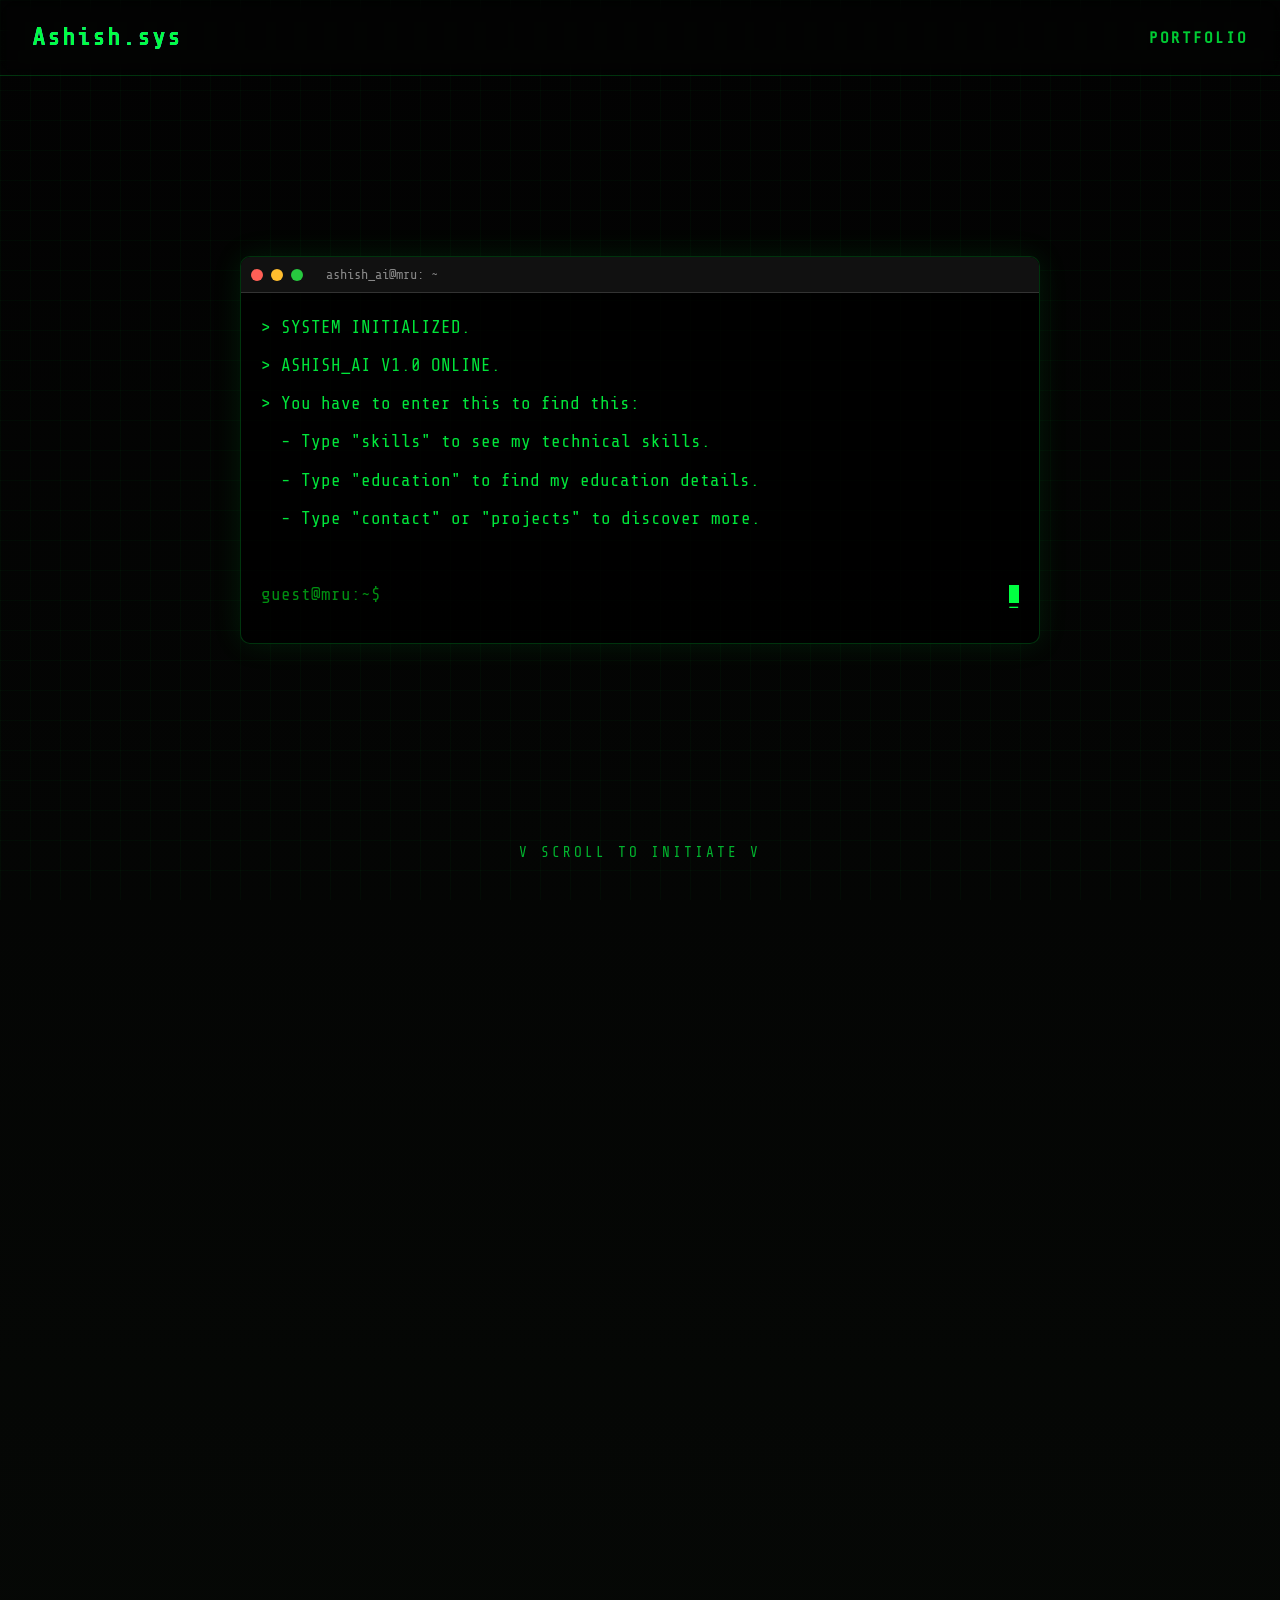
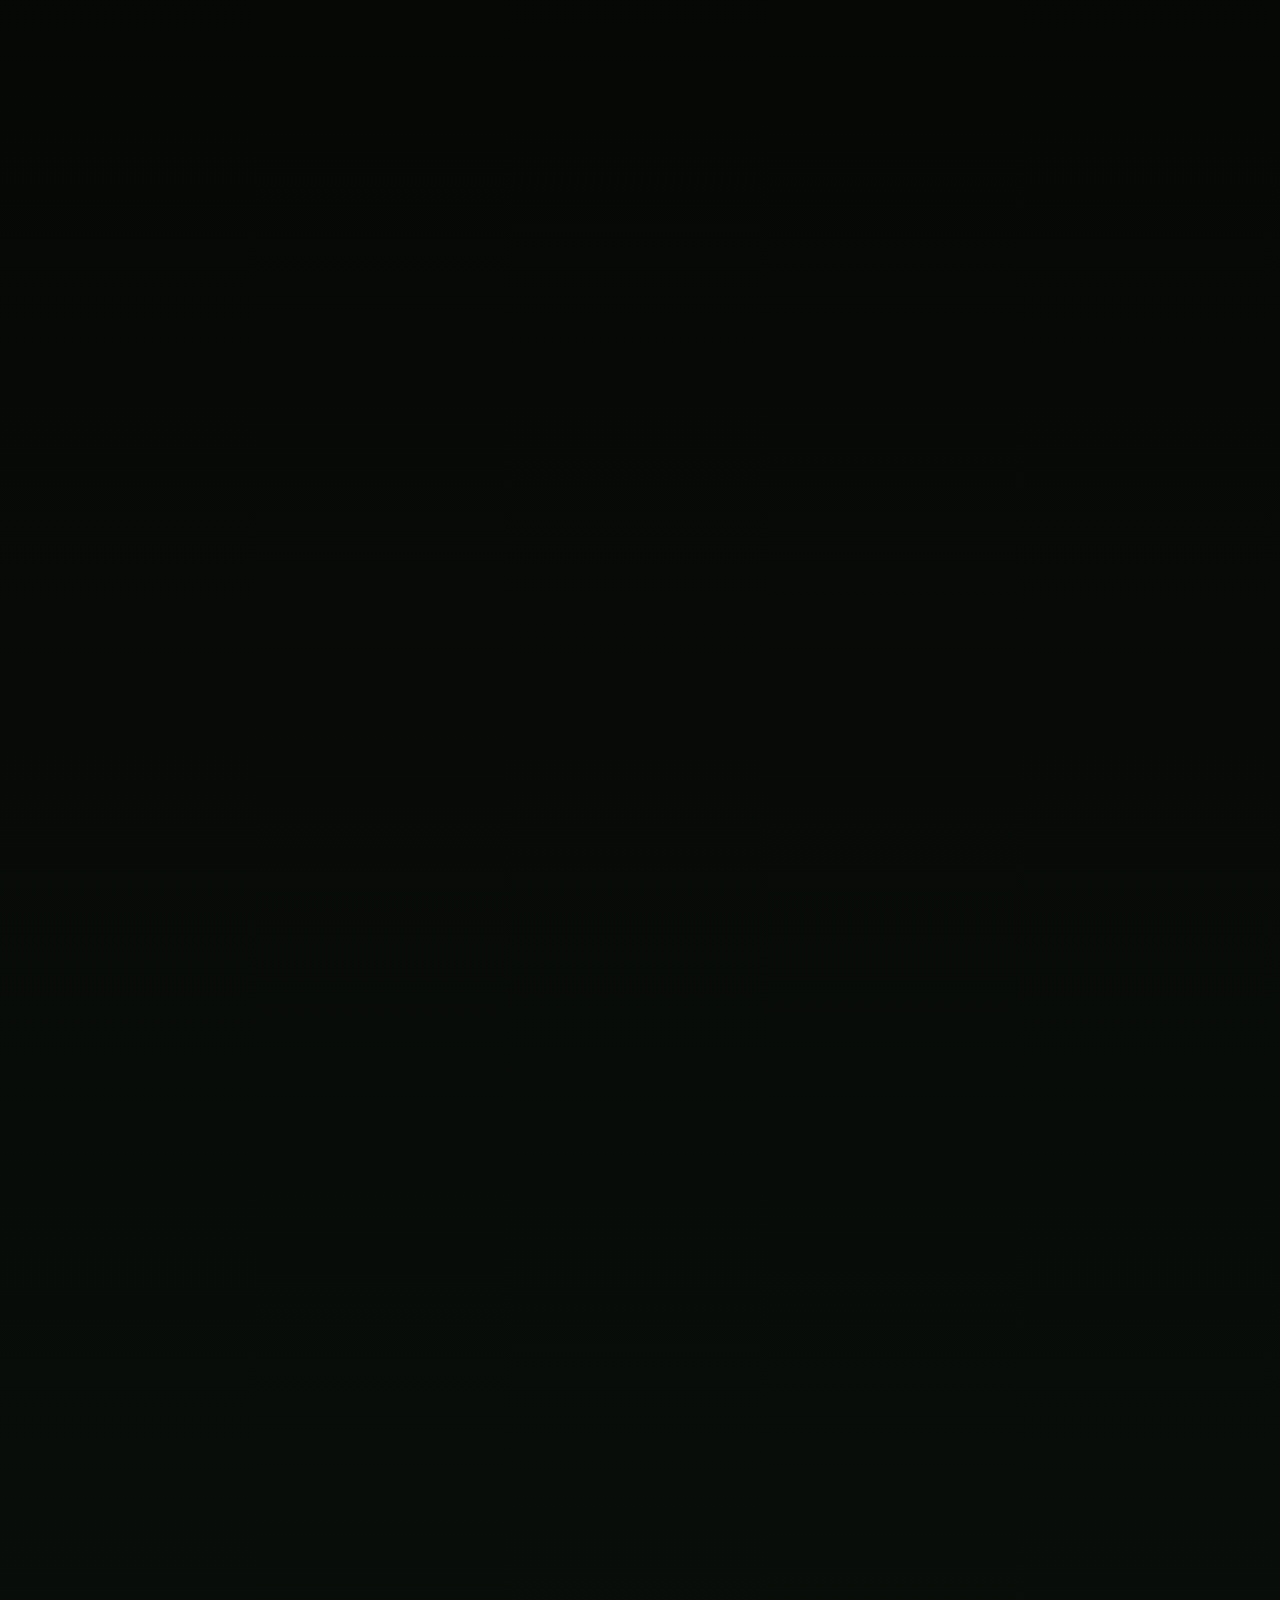
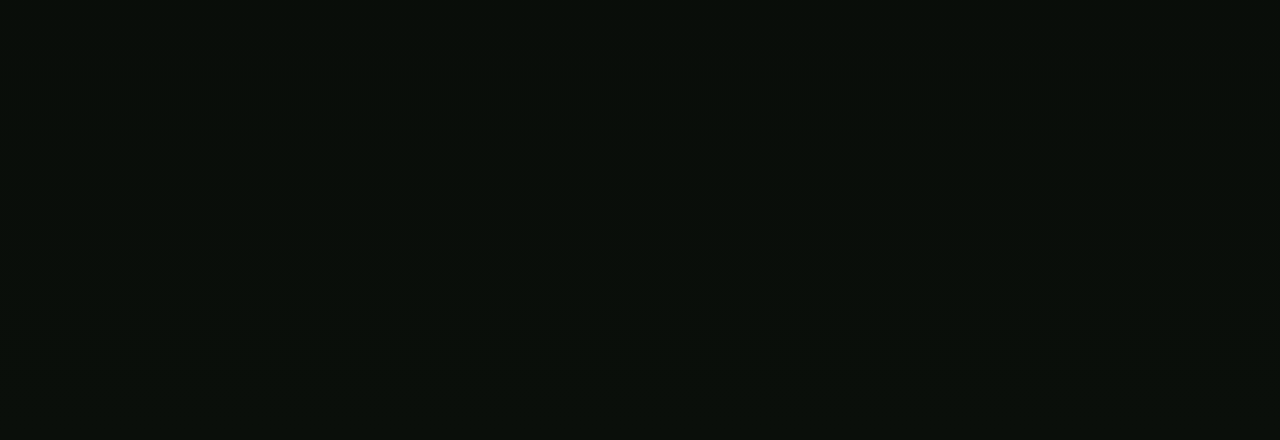
<file: index.html>
<!DOCTYPE html>
<html lang="en">
<head>
  <meta charset="UTF-8">
  <meta name="viewport" content="width=device-width, initial-scale=1.0">
  <title>Ashish | Dynamic Portfolio</title>
  <link rel="preconnect" href="https://fonts.googleapis.com">
  <link rel="preconnect" href="https://fonts.gstatic.com" crossorigin>
  <link href="https://fonts.googleapis.com/css2?family=Share+Tech+Mono&family=Inter:wght@300;400;600;800&display=swap" rel="stylesheet">
  <link rel="stylesheet" href="style.css">
</head>
<body class="theme-hacker">
  <!-- Dynamic Background Matrix / Glow -->
  <div class="bg-layer"></div>

  <!-- Topbar -->
  <nav class="topbar">
    <div class="brand glitch" data-text="Ashish.sys">Ashish.sys</div>
    <div class="portfolio-text" style="font-weight: 800; letter-spacing: 2px; opacity: 0.8;">PORTFOLIO</div>
  </nav>

  <!-- Hero Section: Interactive AI Terminal -->
  <header class="hero" id="hero">
    <div class="terminal-window">
      <div class="terminal-header">
        <span class="btn close"></span>
        <span class="btn min"></span>
        <span class="btn max"></span>
        <span class="title">ashish_ai@mru: ~</span>
      </div>
      <div class="terminal-body" id="chat-body" onclick="document.getElementById('chat-input').focus()">
        <p class="output">> SYSTEM INITIALIZED.</p>
        <p class="output">> ASHISH_AI V1.0 ONLINE.</p>
        <p class="output">> You have to enter this to find this:</p>
        <p class="output" style="margin-left: 20px;">- Type "skills" to see my technical skills.</p>
        <p class="output" style="margin-left: 20px;">- Type "education" to find my education details.</p>
        <p class="output" style="margin-left: 20px;">- Type "contact" or "projects" to discover more.</p>
        <br>
        <div id="chat-history"></div>
        <div class="cmd-input-line">
            <span class="prompt">guest@mru:~$</span>
            <input type="text" id="chat-input" autocomplete="off" spellcheck="false" autofocus>
            <span class="cursor">_</span>
        </div>
      </div>
    </div>
    <div class="scroll-down-hint">
        <span>V SCROLL TO INITIATE V</span>
    </div>
  </header>

  <!-- The Trigger Point for Theme Change -->
  <div id="pro-trigger"></div>

  <!-- Professional Section (Transitions in smoothly) -->
  <main class="pro-content">
    
    <!-- Profile Intro -->
    <section class="pro-section" id="profile-intro" style="text-align: center; margin-bottom: 6rem;">
        <div class="profile-photo-wrapper">
            <img src="WhatsApp Image 2026-04-21 at 9.37.35 AM.jpeg" alt="Ashish" class="aurora-photo">
            <div class="aurora-glow"></div>
        </div>
        <h1 class="pro-name">Hello, I'm Ashish</h1>
        <p class="pro-bio">A dedicated Semester 2 developer exploring the frontiers of programming, Linux environments, and intelligent systems.</p>
    </section>

    <!-- Education & Goals -->
    <section class="pro-section" id="about">
      <div class="section-title-wrap">
        <h2 class="pro-title">Executive Summary</h2>
      </div>
      <div class="pro-cards-grid">
        <div class="pro-card glass">
          <div class="card-icon">🎓</div>
          <h3>Education</h3>
          <p><strong>Manav Rachna University</strong></p>
          <p>BTech CSE AIML - Semester 2</p>
          <p class="card-detail">Building a strong technical foundation through rigorous academic study and practical implementation.</p>
        </div>
        <div class="pro-card glass">
          <div class="card-icon">🎯</div>
          <h3>Strategic Goals</h3>
          <p>To master advanced programming logic, architect robust software systems, and evolve into a top-tier software developer.</p>
        </div>
      </div>
    </section>

    <!-- 3D Floating Skills -->
    <section class="pro-section" id="skills">
      <div class="section-title-wrap">
        <h2 class="pro-title">Technical Arsenal</h2>
      </div>
      <div class="skills-3d-arena">
        <div class="skill-orb" style="--delay: 0s;">
          <div class="orb-inner">C</div>
        </div>
        <div class="skill-orb" style="--delay: 0.5s;">
          <div class="orb-inner">Python</div>
        </div>
        <div class="skill-orb" style="--delay: 1s;">
          <div class="orb-inner">DSA</div>
        </div>
        <div class="skill-orb" style="--delay: 1.5s;">
          <div class="orb-inner">Linux</div>
        </div>
        <div class="skill-orb" style="--delay: 2s;">
          <div class="orb-inner">Terminal</div>
        </div>
      </div>
    </section>

    <!-- Featured Project -->
    <section class="pro-section" id="projects">
      <div class="section-title-wrap">
        <h2 class="pro-title">Featured Engineering</h2>
      </div>
      <div class="project-showcase glass">
        <div class="project-info">
          <h3>FitGuard AI Coach</h3>
          <div class="tech-stack">
            <span class="tech-badge">MediaPipe</span>
            <span class="tech-badge">Computer Vision</span>
            <span class="tech-badge">JavaScript</span>
          </div>
          <p>A sophisticated interactive web application leveraging real-time Pose Detection to analyze biomechanical movement during exercises.</p>
          <a href="index_ai.html" target="_blank" class="pro-btn">Launch Application <span class="arrow">→</span></a>
        </div>
        <div class="project-visual">
          <div class="abstract-box">
             <div class="scanner-line"></div>
             <span>AI VISION ACTIVE</span>
          </div>
        </div>
      </div>
    </section>

    <!-- Professional Contact -->
    <section class="pro-section" id="contact">
      <div class="section-title-wrap">
        <h2 class="pro-title">Connect</h2>
      </div>
      <div class="contact-links">
        <a href="mailto:ashish_25@mru.ac.in" class="contact-pill glass">Email Me</a>
        <a href="tel:7739010133" class="contact-pill glass">7739010133</a>
        <a href="https://github.com/Anonym-Hack/My_portfolio" target="_blank" class="contact-pill glass">GitHub</a>
        <a href="https://www.linkedin.com/in/ashish-rajput-3097063ba/" target="_blank" class="contact-pill glass">LinkedIn</a>
      </div>
      
      <!-- External Profile Redirect Button -->
      <div style="text-align: center; margin-top: 5rem;">
        <p style="color: var(--text-dim); margin-bottom: 1rem;">Want to see my full detailed skills & background?</p>
        <a href="skills.html" class="pro-btn" style="display: inline-flex; justify-content: center; width: auto; max-width: 350px; margin: 0 auto; background: linear-gradient(to right, #3b82f6, #ec4899); box-shadow: 0 10px 30px rgba(236, 72, 153, 0.4);">
            View My External Profile 
            <span style="margin-left: 10px;">🔗</span>
        </a>
      </div>
    </section>

  </main>

  <footer class="pro-footer">
    <p>© 2026 Ashish | Engineered with precision.</p>
  </footer>

  <script>
    // --- Scroll Intersection Observer for Theme Toggling ---
    const trigger = document.getElementById('pro-trigger');
    const brand = document.querySelector('.brand');

    const observer = new IntersectionObserver((entries) => {
      entries.forEach(entry => {
        if (entry.boundingClientRect.top < window.innerHeight * 0.5) {
          document.body.className = 'theme-pro';
          brand.innerText = 'Ashish.';
          brand.classList.remove('glitch');
        } else {
          document.body.className = 'theme-hacker';
          brand.innerText = 'Ashish.sys';
          brand.classList.add('glitch');
        }
      });
    }, { threshold: [0, 0.5, 1], rootMargin: "0px" });

    observer.observe(trigger);

    // --- Interactive Terminal Chat Engine ---
    const chatInput = document.getElementById('chat-input');
    const chatHistory = document.getElementById('chat-history');
    const chatBody = document.getElementById('chat-body');

    // Simulated AI responses with fuzzy keywords
    const botResponses = [
      { keywords: ['skill'], reply: "My technical arsenal includes C, Python, DSA, and Linux. <br><br><a href='skills.html' style='color:#0ea5e9; text-decoration:underline;'>[View Full Skills Page]</a>" },
      { keywords: ['edu'], reply: "I am currently studying BTech CSE AIML at Manav Rachna University (Semester 2). <br><br><a href='education.html' style='color:#0ea5e9; text-decoration:underline;'>[View Education Details]</a>" },
      { keywords: ['proj'], reply: "My featured project is FitGuard AI Coach - an interactive web app using MediaPipe. <br><br><a href='projects.html' style='color:#0ea5e9; text-decoration:underline;'>[View All Projects]</a>" },
      { keywords: ['contact', 'reach', 'email'], reply: "You can email me at ashish_25@mru.ac.in, call 7739010133, or check my GitHub/LinkedIn." },
      { keywords: ['goal'], reply: "My goal is to master advanced programming logic and evolve into a top-tier software developer." },
      { keywords: ['who'], reply: "I am Ashish's simulated AI assistant. I can provide details regarding his skills, education, projects, and contact info." }
    ];

    chatInput.addEventListener('keypress', function(e) {
      if (e.key === 'Enter' && this.value.trim() !== '') {
        const userText = this.value.trim();
        this.value = '';
        
        // Print user message
        const userMsg = document.createElement('p');
        userMsg.className = 'cmd';
        userMsg.innerHTML = `<span class="prompt">guest@mru:~$</span> ${userText}`;
        chatHistory.appendChild(userMsg);

        // Determine AI response
        let reply = "I didn't quite catch that. Try asking about 'skills', 'education', 'contact', 'goals', or 'projects'.";
        const lowerText = userText.toLowerCase();
        
        for (const item of botResponses) {
          if (item.keywords.some(kw => lowerText.includes(kw))) {
            reply = item.reply;
            break;
          }
        }

        // Print AI response with a slight delay
        setTimeout(() => {
          const aiMsg = document.createElement('p');
          aiMsg.className = 'output ai-reply';
          aiMsg.innerHTML = `> ${reply}`;
          chatHistory.appendChild(aiMsg);
          chatBody.scrollTop = chatBody.scrollHeight;
        }, 400);

        chatBody.scrollTop = chatBody.scrollHeight;
      }
    });
  </script>
</body>
</html>
</file>
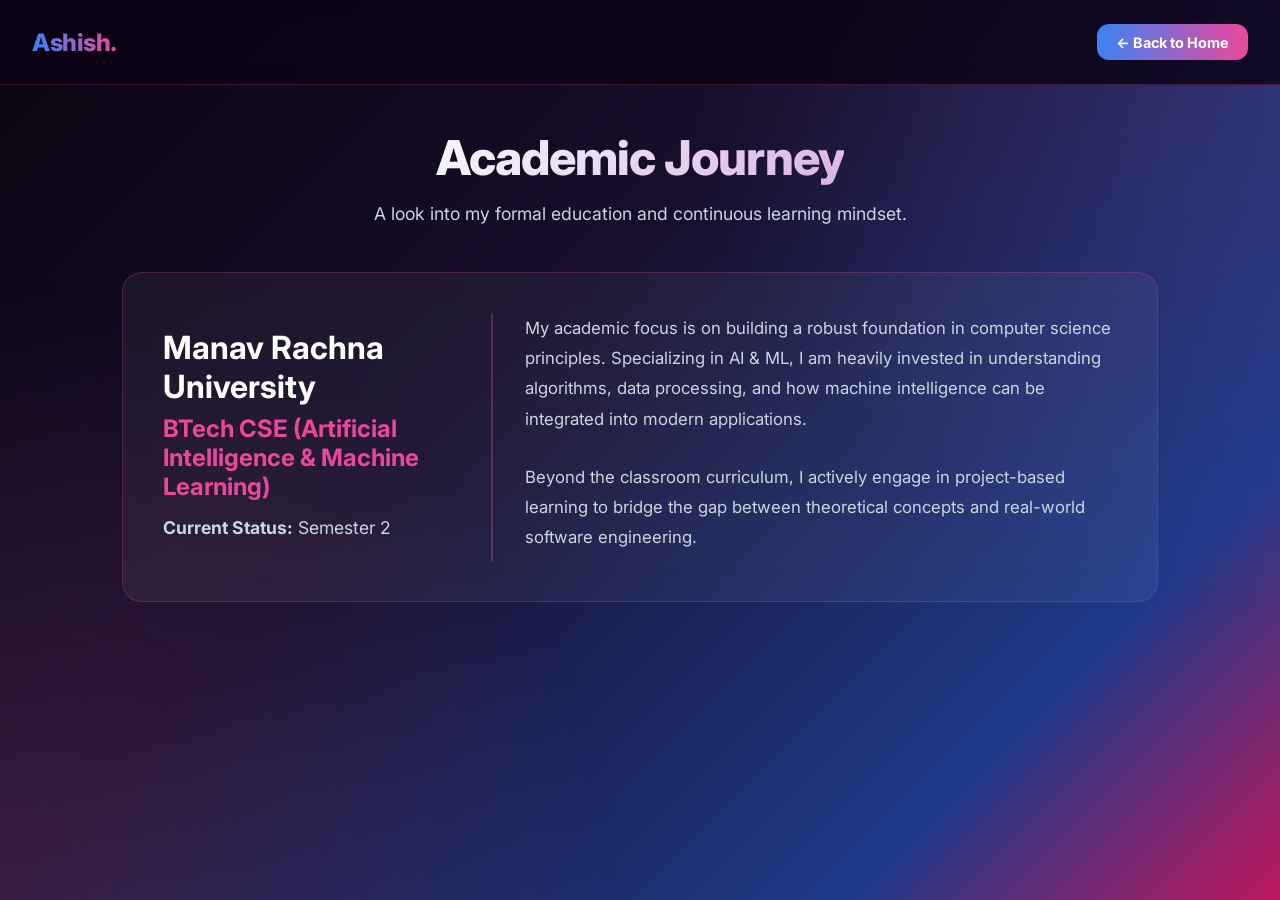
<file: education.html>
<!DOCTYPE html>
<html lang="en">
<head>
  <meta charset="UTF-8">
  <meta name="viewport" content="width=device-width, initial-scale=1.0">
  <title>Ashish | Education</title>
  <link href="https://fonts.googleapis.com/css2?family=Inter:wght@300;400;600;800&display=swap" rel="stylesheet">
  <link rel="stylesheet" href="style.css">
</head>
<body class="theme-pro" style="padding-top: 4rem;">
  <div class="bg-layer"></div>

  <nav class="topbar">
    <div class="brand" style="background: linear-gradient(to right, #3b82f6, #ec4899); -webkit-background-clip: text; -webkit-text-fill-color: transparent;">Ashish.</div>
    <a href="index.html" class="pro-btn" style="padding: 0.6rem 1.2rem; font-size: 0.9rem;">← Back to Home</a>
  </nav>

  <main class="pro-content">
    <section class="pro-section">
      <div class="section-title-wrap">
        <h1 class="pro-title" style="font-size: 3rem;">Academic Journey</h1>
        <p style="color: var(--text-dim); max-width: 600px; margin: 1rem auto; font-size: 1.1rem;">A look into my formal education and continuous learning mindset.</p>
      </div>

      <div class="pro-cards-grid" style="grid-template-columns: 1fr;">
        <div class="pro-card glass" style="display: flex; gap: 2rem; align-items: center; flex-wrap: wrap;">
          <div style="flex: 1; min-width: 250px;">
              <h2 style="font-size: 2rem; color: #fff; margin-bottom: 0.5rem;">Manav Rachna University</h2>
              <h3 style="color: #ec4899; margin-bottom: 1rem;">BTech CSE (Artificial Intelligence & Machine Learning)</h3>
              <p style="color: var(--text-dim); font-size: 1.1rem;"><strong>Current Status:</strong> Semester 2</p>
          </div>
          <div style="flex: 2; min-width: 300px; border-left: 2px solid rgba(236, 72, 153, 0.3); padding-left: 2rem;">
              <p style="line-height: 1.8; font-size: 1.05rem;">My academic focus is on building a robust foundation in computer science principles. Specializing in AI & ML, I am heavily invested in understanding algorithms, data processing, and how machine intelligence can be integrated into modern applications.</p>
              <br>
              <p style="line-height: 1.8; font-size: 1.05rem;">Beyond the classroom curriculum, I actively engage in project-based learning to bridge the gap between theoretical concepts and real-world software engineering.</p>
          </div>
        </div>
      </div>
    </section>
  </main>
</body>
</html>
</file>
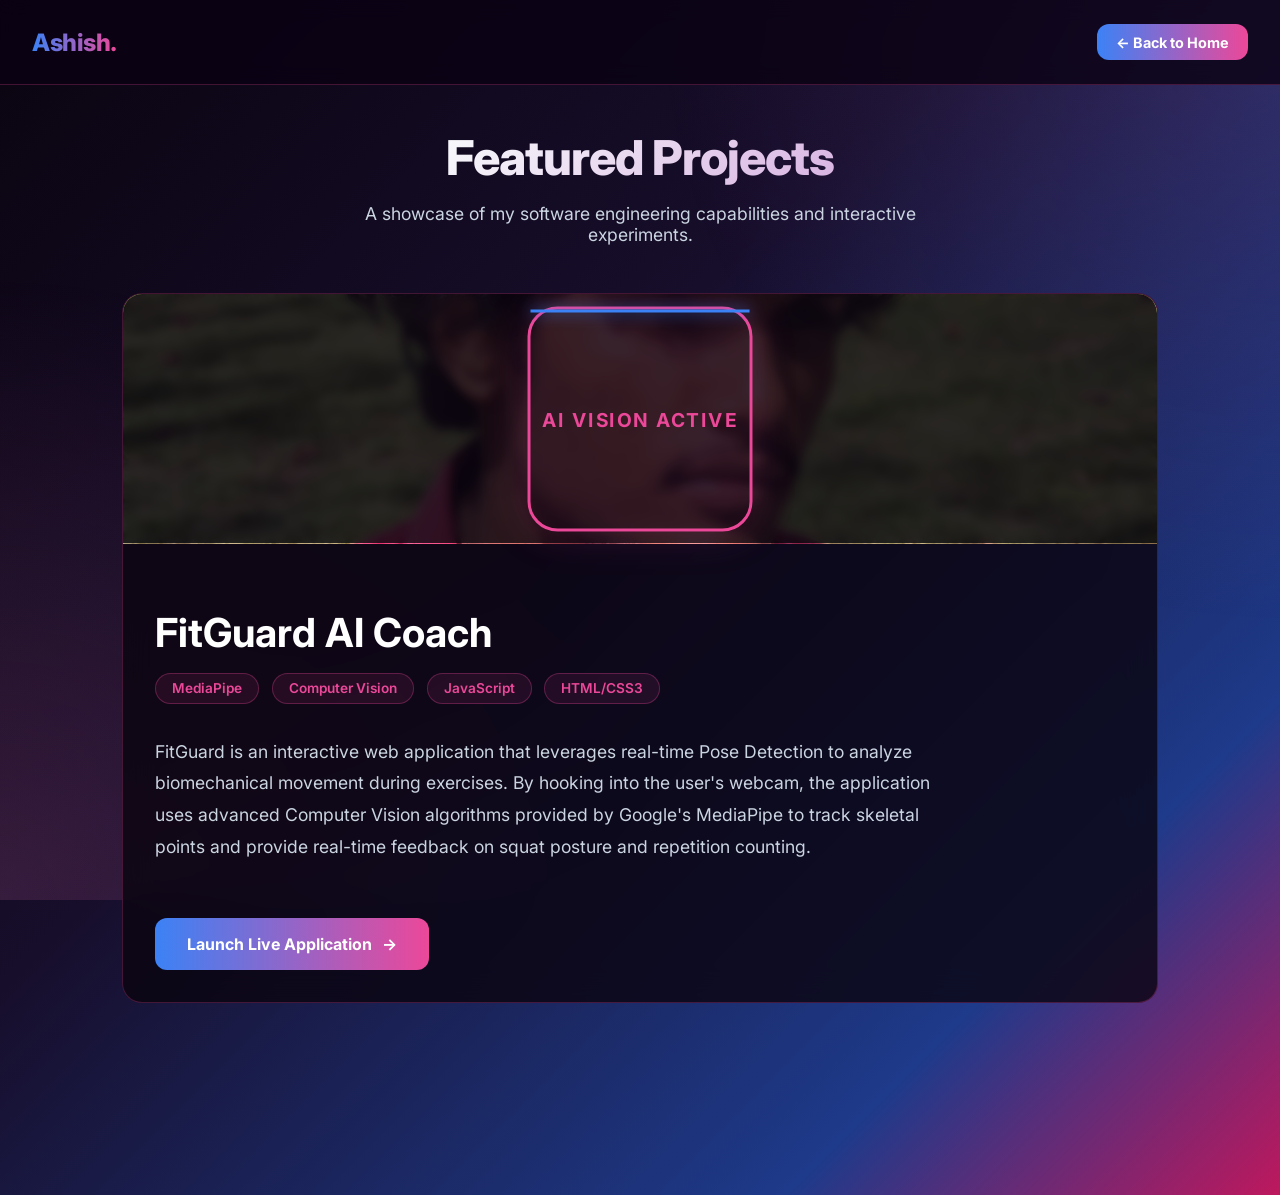
<file: projects.html>
<!DOCTYPE html>
<html lang="en">
<head>
  <meta charset="UTF-8">
  <meta name="viewport" content="width=device-width, initial-scale=1.0">
  <title>Ashish | Projects</title>
  <link href="https://fonts.googleapis.com/css2?family=Inter:wght@300;400;600;800&display=swap" rel="stylesheet">
  <link rel="stylesheet" href="style.css">
</head>
<body class="theme-pro" style="padding-top: 4rem;">
  <div class="bg-layer"></div>

  <nav class="topbar">
    <div class="brand" style="background: linear-gradient(to right, #3b82f6, #ec4899); -webkit-background-clip: text; -webkit-text-fill-color: transparent;">Ashish.</div>
    <a href="index.html" class="pro-btn" style="padding: 0.6rem 1.2rem; font-size: 0.9rem;">← Back to Home</a>
  </nav>

  <main class="pro-content">
    <section class="pro-section">
      <div class="section-title-wrap">
        <h1 class="pro-title" style="font-size: 3rem;">Featured Projects</h1>
        <p style="color: var(--text-dim); max-width: 600px; margin: 1rem auto; font-size: 1.1rem;">A showcase of my software engineering capabilities and interactive experiments.</p>
      </div>

      <div class="pro-cards-grid" style="grid-template-columns: 1fr;">
        <!-- FitGuard Full Card -->
        <div class="project-showcase glass" style="grid-template-columns: 1fr; background: rgba(10, 4, 16, 0.8);">
          <div class="project-visual" style="min-height: 250px; border-left: none; border-bottom: 1px solid var(--glass-border);">
            <div class="abstract-box" style="transform: scale(1.5);">
               <div class="scanner-line"></div>
               <span>AI VISION ACTIVE</span>
            </div>
          </div>
          <div class="project-info" style="padding: 2rem;">
            <h3 style="font-size: 2.5rem;">FitGuard AI Coach</h3>
            <div class="tech-stack" style="margin-bottom: 2rem;">
              <span class="tech-badge">MediaPipe</span>
              <span class="tech-badge">Computer Vision</span>
              <span class="tech-badge">JavaScript</span>
              <span class="tech-badge">HTML/CSS3</span>
            </div>
            <p style="font-size: 1.1rem; max-width: 800px;">FitGuard is an interactive web application that leverages real-time Pose Detection to analyze biomechanical movement during exercises. By hooking into the user's webcam, the application uses advanced Computer Vision algorithms provided by Google's MediaPipe to track skeletal points and provide real-time feedback on squat posture and repetition counting.</p>
            
            <a href="index_ai.html" target="_blank" class="pro-btn" style="margin-top: 1rem;">Launch Live Application <span class="arrow">→</span></a>
          </div>
        </div>
      </div>
    </section>
  </main>
</body>
</html>
</file>
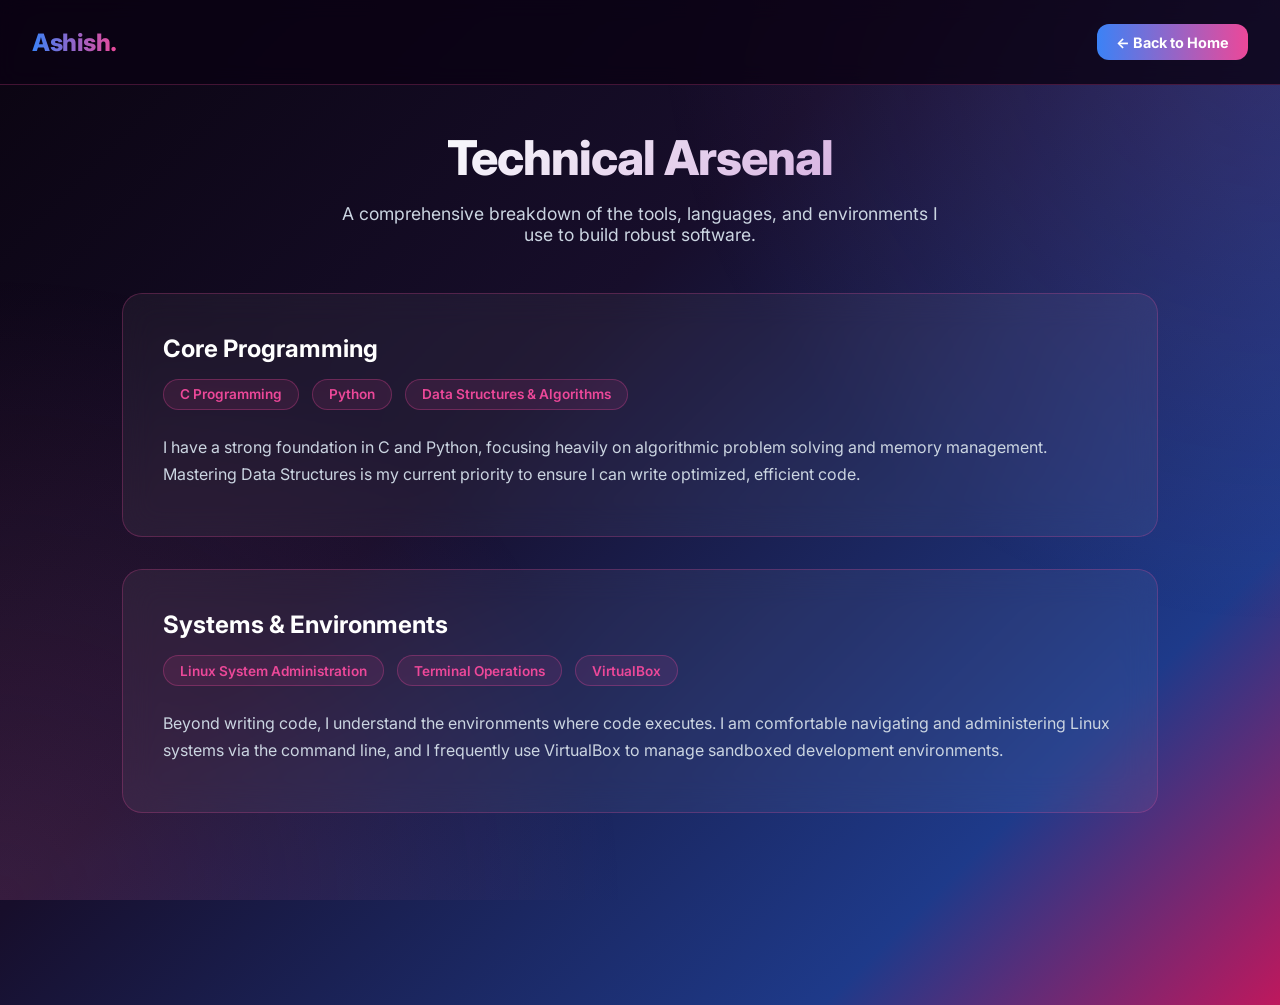
<file: skills.html>
<!DOCTYPE html>
<html lang="en">
<head>
  <meta charset="UTF-8">
  <meta name="viewport" content="width=device-width, initial-scale=1.0">
  <title>Ashish | Skills Overview</title>
  <link href="https://fonts.googleapis.com/css2?family=Inter:wght@300;400;600;800&display=swap" rel="stylesheet">
  <link rel="stylesheet" href="style.css">
</head>
<body class="theme-pro" style="padding-top: 4rem;">
  <div class="bg-layer"></div>

  <nav class="topbar">
    <div class="brand" style="background: linear-gradient(to right, #3b82f6, #ec4899); -webkit-background-clip: text; -webkit-text-fill-color: transparent;">Ashish.</div>
    <a href="index.html" class="pro-btn" style="padding: 0.6rem 1.2rem; font-size: 0.9rem;">← Back to Home</a>
  </nav>

  <main class="pro-content">
    <section class="pro-section">
      <div class="section-title-wrap">
        <h1 class="pro-title" style="font-size: 3rem;">Technical Arsenal</h1>
        <p style="color: var(--text-dim); max-width: 600px; margin: 1rem auto; font-size: 1.1rem;">A comprehensive breakdown of the tools, languages, and environments I use to build robust software.</p>
      </div>

      <div class="pro-cards-grid" style="grid-template-columns: 1fr;">
        <div class="pro-card glass">
          <h3>Core Programming</h3>
          <div class="tech-stack" style="margin-top: 1rem;">
            <span class="tech-badge">C Programming</span>
            <span class="tech-badge">Python</span>
            <span class="tech-badge">Data Structures & Algorithms</span>
          </div>
          <p style="margin-top: 1rem; line-height: 1.7;">I have a strong foundation in C and Python, focusing heavily on algorithmic problem solving and memory management. Mastering Data Structures is my current priority to ensure I can write optimized, efficient code.</p>
        </div>

        <div class="pro-card glass">
          <h3>Systems & Environments</h3>
          <div class="tech-stack" style="margin-top: 1rem;">
            <span class="tech-badge">Linux System Administration</span>
            <span class="tech-badge">Terminal Operations</span>
            <span class="tech-badge">VirtualBox</span>
          </div>
          <p style="margin-top: 1rem; line-height: 1.7;">Beyond writing code, I understand the environments where code executes. I am comfortable navigating and administering Linux systems via the command line, and I frequently use VirtualBox to manage sandboxed development environments.</p>
        </div>
      </div>
    </section>
  </main>
</body>
</html>
</file>
<file: style.css>
:root {
  /* Default: Hacker Theme */
  --bg-main: #050505;
  --bg-gradient: linear-gradient(180deg, #020202 0%, #0a0f0a 100%);
  --text-main: #00ff41;
  --text-dim: #008f11;
  --accent: #00ff41;
  --font-family: 'Share Tech Mono', monospace;
  --glass-bg: rgba(0, 255, 65, 0.05);
  --glass-border: rgba(0, 255, 65, 0.2);
}

body.theme-pro {
  /* State 2: Pink & Blue Professional Theme */
  --bg-main: #0a0410;
  --bg-gradient: linear-gradient(135deg, #0a0410 0%, #170e2b 40%, #1e3a8a 80%, #be185d 100%);
  --text-main: #f8fafc;
  --text-dim: #cbd5e1;
  --accent: #ec4899;
  --font-family: 'Inter', sans-serif;
  --glass-bg: rgba(255, 255, 255, 0.05);
  --glass-border: rgba(236, 72, 153, 0.25);
}

* {
  margin: 0;
  padding: 0;
  box-sizing: border-box;
}

html {
  scroll-behavior: smooth;
}

body {
  font-family: var(--font-family);
  background-color: var(--bg-main);
  background-image: var(--bg-gradient);
  color: var(--text-main);
  min-height: 100vh;
  overflow-x: hidden;
  transition: background-color 1.5s ease, background-image 1.5s ease, color 1.5s ease, font-family 0.1s ease;
}

/* Dynamic Background Layer */
.bg-layer {
  position: fixed;
  top: 0;
  left: 0;
  width: 100vw;
  height: 100vh;
  z-index: -1;
  pointer-events: none;
}

body.theme-hacker .bg-layer {
  background: 
    linear-gradient(rgba(0, 255, 65, 0.03) 1px, transparent 1px),
    linear-gradient(90deg, rgba(0, 255, 65, 0.03) 1px, transparent 1px);
  background-size: 30px 30px;
  opacity: 1;
  transition: opacity 1s ease;
}

body.theme-pro .bg-layer {
  background: radial-gradient(circle at top right, rgba(192, 132, 252, 0.15), transparent 40%),
              radial-gradient(circle at bottom left, rgba(244, 114, 182, 0.15), transparent 40%);
  opacity: 1;
  transition: opacity 1.5s ease;
}

/* TOPBAR */
.topbar {
  position: fixed;
  top: 0;
  left: 0;
  width: 100%;
  padding: 1.5rem 2rem;
  display: flex;
  justify-content: space-between;
  align-items: center;
  z-index: 100;
  backdrop-filter: blur(10px);
  border-bottom: 1px solid var(--glass-border);
  transition: border-color 1s ease, background-color 1s ease;
}

body.theme-pro .topbar {
  background-color: rgba(11, 2, 19, 0.8);
}

.brand {
  font-size: 1.5rem;
  font-weight: 800;
  letter-spacing: 2px;
  transition: color 1s ease;
}

body.theme-pro .brand {
  letter-spacing: -0.5px;
  background: linear-gradient(to right, #c084fc, #f472b6);
  -webkit-background-clip: text;
  -webkit-text-fill-color: transparent;
}

/* HERO: HACKER TERMINAL */
.hero {
  height: 100vh;
  display: flex;
  flex-direction: column;
  align-items: center;
  justify-content: center;
  position: relative;
  padding: 2rem;
}

.terminal-window {
  width: 100%;
  max-width: 800px;
  background: rgba(0, 0, 0, 0.8);
  border: 1px solid var(--glass-border);
  border-radius: 10px;
  overflow: hidden;
  box-shadow: 0 0 30px rgba(0, 255, 65, 0.1);
}

.terminal-header {
  background: #111;
  padding: 10px;
  display: flex;
  align-items: center;
  border-bottom: 1px solid #333;
}

.terminal-header .btn {
  width: 12px;
  height: 12px;
  border-radius: 50%;
  margin-right: 8px;
}
.btn.close { background: #ff5f56; }
.btn.min { background: #ffbd2e; }
.btn.max { background: #27c93f; }
.terminal-header .title {
  margin-left: 15px;
  color: #888;
  font-size: 0.85rem;
}

.terminal-body {
  padding: 20px;
  font-size: 1.1rem;
  line-height: 1.6;
  height: 350px;
  overflow-y: auto;
  cursor: text;
}

/* Chat Engine Styles */
.cmd {
  margin-bottom: 10px;
}
.prompt {
  color: var(--text-dim);
  margin-right: 10px;
}
.output {
  margin-bottom: 10px;
  opacity: 0.9;
}
.ai-reply {
  color: #fff;
  text-shadow: 0 0 5px rgba(255,255,255,0.3);
}

.cmd-input-line {
  display: flex;
  align-items: center;
  margin-top: 10px;
}
#chat-input {
  background: transparent;
  border: none;
  color: #00ff41;
  font-family: var(--font-family);
  font-size: 1.1rem;
  flex: 1;
  outline: none;
  caret-color: transparent;
}

.cursor {
  animation: blink 1s step-end infinite;
  display: inline-block;
  width: 10px;
  height: 1.1rem;
  background-color: var(--accent);
  vertical-align: bottom;
}

@keyframes blink {
  0%, 100% { opacity: 1; }
  50% { opacity: 0; }
}

.scroll-down-hint {
  position: absolute;
  bottom: 40px;
  font-size: 0.9rem;
  letter-spacing: 3px;
  animation: bounce 2s infinite;
  opacity: 0.7;
}

@keyframes bounce {
  0%, 100% { transform: translateY(0); }
  50% { transform: translateY(10px); }
}

/* TRIGGER POINT */
#pro-trigger {
  height: 10px;
  width: 100%;
}

/* PROFESSIONAL SECTIONS */
.pro-content {
  max-width: 1100px;
  margin: 0 auto;
  padding: 4rem 2rem;
  opacity: 0;
  transform: translateY(50px);
  transition: opacity 1.5s ease, transform 1.5s ease;
}

body.theme-pro .pro-content {
  opacity: 1;
  transform: translateY(0);
}

.section-title-wrap {
  margin-bottom: 3rem;
  text-align: center;
}

.pro-title {
  font-size: 2.5rem;
  font-weight: 800;
  letter-spacing: -1px;
  display: inline-block;
  background: linear-gradient(135deg, #f8fafc, #d8b4e2);
  -webkit-background-clip: text;
  -webkit-text-fill-color: transparent;
}

.pro-section {
  margin-bottom: 8rem;
}

/* PROFILE PHOTO INTRO */
.profile-photo-wrapper {
  position: relative;
  width: 30vw;
  max-width: 250px;
  height: 30vw;
  max-height: 250px;
  margin: 0 auto;
  border-radius: 50%;
  padding: 6px;
  background: linear-gradient(135deg, #3b82f6, #ec4899);
  z-index: 2;
}

.aurora-photo {
  width: 100%;
  height: 100%;
  object-fit: cover;
  border-radius: 50%;
  position: relative;
  z-index: 2;
}

.aurora-glow {
  position: absolute;
  top: 0;
  left: 0;
  width: 100%;
  height: 100%;
  background: linear-gradient(135deg, #3b82f6, #ec4899);
  border-radius: 50%;
  filter: blur(30px);
  opacity: 0.6;
  z-index: 1;
  animation: auroraPulse 4s ease-in-out infinite alternate;
}

@keyframes auroraPulse {
  0% { opacity: 0.4; transform: scale(0.95); }
  100% { opacity: 0.8; transform: scale(1.05); }
}

.pro-name {
  background: linear-gradient(to right, #3b82f6, #ec4899);
  -webkit-background-clip: text;
  -webkit-text-fill-color: transparent;
}

/* GLASS UTILITY */
.glass {
  background: var(--glass-bg);
  backdrop-filter: blur(16px);
  -webkit-backdrop-filter: blur(16px);
  border: 1px solid var(--glass-border);
  border-radius: 20px;
  transition: all 0.4s ease;
}

/* PRO CARDS */
.pro-cards-grid {
  display: grid;
  grid-template-columns: repeat(auto-fit, minmax(300px, 1fr));
  gap: 2rem;
}

.pro-card {
  padding: 2.5rem;
}

.pro-card:hover {
  transform: translateY(-5px);
  border-color: rgba(255, 255, 255, 0.3);
  box-shadow: 0 10px 30px rgba(0, 0, 0, 0.2);
}

.card-icon {
  font-size: 2.5rem;
  margin-bottom: 1.5rem;
}

.pro-card h3 {
  font-size: 1.5rem;
  margin-bottom: 1rem;
  color: #fff;
}

.pro-card p {
  color: var(--text-dim);
  margin-bottom: 0.5rem;
}

.card-detail {
  margin-top: 1rem;
  font-size: 0.95rem;
  line-height: 1.7;
}

/* 3D FLOATING SKILLS */
.skills-3d-arena {
  display: flex;
  flex-wrap: wrap;
  justify-content: center;
  gap: 3rem;
  perspective: 1000px;
  padding: 3rem 0;
}

.skill-orb {
  width: 120px;
  height: 120px;
  border-radius: 50%;
  background: radial-gradient(circle at 30% 30%, rgba(236, 72, 153, 0.2), rgba(10, 4, 16, 0.8));
  border: 1px solid rgba(236, 72, 153, 0.3);
  display: flex;
  align-items: center;
  justify-content: center;
  font-weight: 600;
  font-size: 1.1rem;
  color: #fff;
  box-shadow: 0 15px 35px rgba(0, 0, 0, 0.3), inset 0 0 20px rgba(236, 72, 153, 0.2);
  transform-style: preserve-3d;
  animation: floatOrb 6s ease-in-out infinite;
  animation-delay: var(--delay);
  transition: transform 0.3s ease, box-shadow 0.3s ease, border-color 0.3s ease;
}

.skill-orb:hover {
  border-color: #3b82f6;
  box-shadow: 0 15px 35px rgba(59, 130, 246, 0.4), inset 0 0 30px rgba(59, 130, 246, 0.4);
  transform: translateY(-10px) scale(1.1) rotateY(10deg);
  animation-play-state: paused;
}

.orb-inner {
  transform: translateZ(20px);
}

@keyframes floatOrb {
  0%, 100% { transform: translateY(0) rotateX(5deg) rotateY(-5deg); }
  50% { transform: translateY(-20px) rotateX(-5deg) rotateY(5deg); }
}

/* PROJECT SHOWCASE */
.project-showcase {
  display: grid;
  grid-template-columns: 1fr 1fr;
  gap: 2rem;
  overflow: hidden;
  background: linear-gradient(135deg, rgba(10, 4, 16, 0.8), rgba(30, 58, 138, 0.4));
}

.project-info {
  padding: 3rem;
  display: flex;
  flex-direction: column;
  justify-content: center;
}

.project-info h3 {
  font-size: 2rem;
  color: #fff;
  margin-bottom: 1rem;
}

.tech-stack {
  display: flex;
  gap: 0.8rem;
  margin-bottom: 1.5rem;
  flex-wrap: wrap;
}

.tech-badge {
  background: rgba(236, 72, 153, 0.1);
  color: #ec4899;
  border: 1px solid rgba(236, 72, 153, 0.3);
  padding: 0.4rem 1rem;
  border-radius: 50px;
  font-size: 0.85rem;
  font-weight: 600;
}

.project-info p {
  color: var(--text-dim);
  margin-bottom: 2.5rem;
  line-height: 1.8;
  font-size: 1.05rem;
}

.pro-btn {
  align-self: flex-start;
  padding: 1rem 2rem;
  background: linear-gradient(to right, #3b82f6, #ec4899);
  color: #fff;
  text-decoration: none;
  border-radius: 12px;
  font-weight: 700;
  transition: all 0.3s ease;
  display: flex;
  align-items: center;
  gap: 10px;
}

.pro-btn:hover {
  transform: translateY(-2px);
  box-shadow: 0 10px 25px rgba(236, 72, 153, 0.4);
}

.pro-btn .arrow {
  transition: transform 0.3s ease;
}

.pro-btn:hover .arrow {
  transform: translateX(5px);
}

.project-visual {
  position: relative;
  min-height: 300px;
  display: flex;
  align-items: center;
  justify-content: center;
  border-left: 1px solid var(--glass-border);
  background: url('WhatsApp Image 2026-04-21 at 9.37.35 AM.jpeg') center/cover no-repeat;
}

.project-visual::after {
    content: '';
    position: absolute;
    inset: 0;
    background: rgba(10, 4, 16, 0.85);
    backdrop-filter: blur(5px);
}

.abstract-box {
  width: 150px;
  height: 150px;
  border: 2px solid #ec4899;
  position: relative;
  z-index: 2;
  display: flex;
  align-items: center;
  justify-content: center;
  font-weight: bold;
  color: #ec4899;
  font-size: 0.8rem;
  letter-spacing: 1px;
  border-radius: 20px;
  background: rgba(236, 72, 153, 0.05);
  box-shadow: 0 0 30px rgba(236, 72, 153, 0.2);
}

.scanner-line {
  position: absolute;
  top: 0;
  left: 0;
  width: 100%;
  height: 2px;
  background: #3b82f6;
  box-shadow: 0 0 10px #3b82f6;
  animation: scan 2s linear infinite alternate;
}

@keyframes scan {
  0% { top: 0; }
  100% { top: 100%; }
}

/* CONTACT */
.contact-links {
  display: flex;
  flex-wrap: wrap;
  justify-content: center;
  gap: 1.5rem;
}

.contact-pill {
  padding: 1.2rem 2.5rem;
  color: var(--text-main);
  text-decoration: none;
  font-weight: 500;
  letter-spacing: 1px;
}

.contact-pill:hover {
  background: rgba(255, 255, 255, 0.1);
  transform: translateY(-3px);
  border-color: #fff;
}

/* FOOTER */
.pro-footer {
  text-align: center;
  padding: 3rem;
  color: var(--text-dim);
  font-size: 0.9rem;
  opacity: 0;
  transition: opacity 1.5s ease;
}

body.theme-pro .pro-footer {
  opacity: 1;
}

/* GLITCH EFFECT */
.glitch {
  position: relative;
}
.glitch::before, .glitch::after {
  content: attr(data-text);
  position: absolute;
  top: 0;
  left: 0;
  width: 100%;
  height: 100%;
  opacity: 0.8;
}
.glitch::before {
  color: #0ff;
  z-index: -1;
  animation: glitch-anim-1 2s infinite linear alternate-reverse;
}
.glitch::after {
  color: #f0f;
  z-index: -2;
  animation: glitch-anim-2 3s infinite linear alternate-reverse;
}
@keyframes glitch-anim-1 {
  0% { clip-path: inset(20% 0 80% 0); transform: translate(-2px, 1px); }
  20% { clip-path: inset(60% 0 10% 0); transform: translate(2px, -1px); }
  40% { clip-path: inset(40% 0 50% 0); transform: translate(-2px, 2px); }
  60% { clip-path: inset(80% 0 5% 0); transform: translate(2px, -2px); }
  80% { clip-path: inset(10% 0 70% 0); transform: translate(-1px, 1px); }
  100% { clip-path: inset(30% 0 50% 0); transform: translate(1px, -1px); }
}
@keyframes glitch-anim-2 {
  0% { clip-path: inset(10% 0 60% 0); transform: translate(2px, -1px); }
  20% { clip-path: inset(80% 0 5% 0); transform: translate(-2px, 1px); }
  40% { clip-path: inset(30% 0 20% 0); transform: translate(2px, -2px); }
  60% { clip-path: inset(50% 0 30% 0); transform: translate(-2px, 2px); }
  80% { clip-path: inset(5% 0 80% 0); transform: translate(1px, -1px); }
  100% { clip-path: inset(70% 0 10% 0); transform: translate(-1px, 1px); }
}

@media (max-width: 768px) {
  .project-showcase {
    grid-template-columns: 1fr;
  }
  .project-visual {
    min-height: 200px;
    border-left: none;
    border-top: 1px solid var(--glass-border);
  }
  .skills-3d-arena {
    gap: 1.5rem;
  }
  .skill-orb {
    width: 90px;
    height: 90px;
    font-size: 0.9rem;
  }
}
</file>
